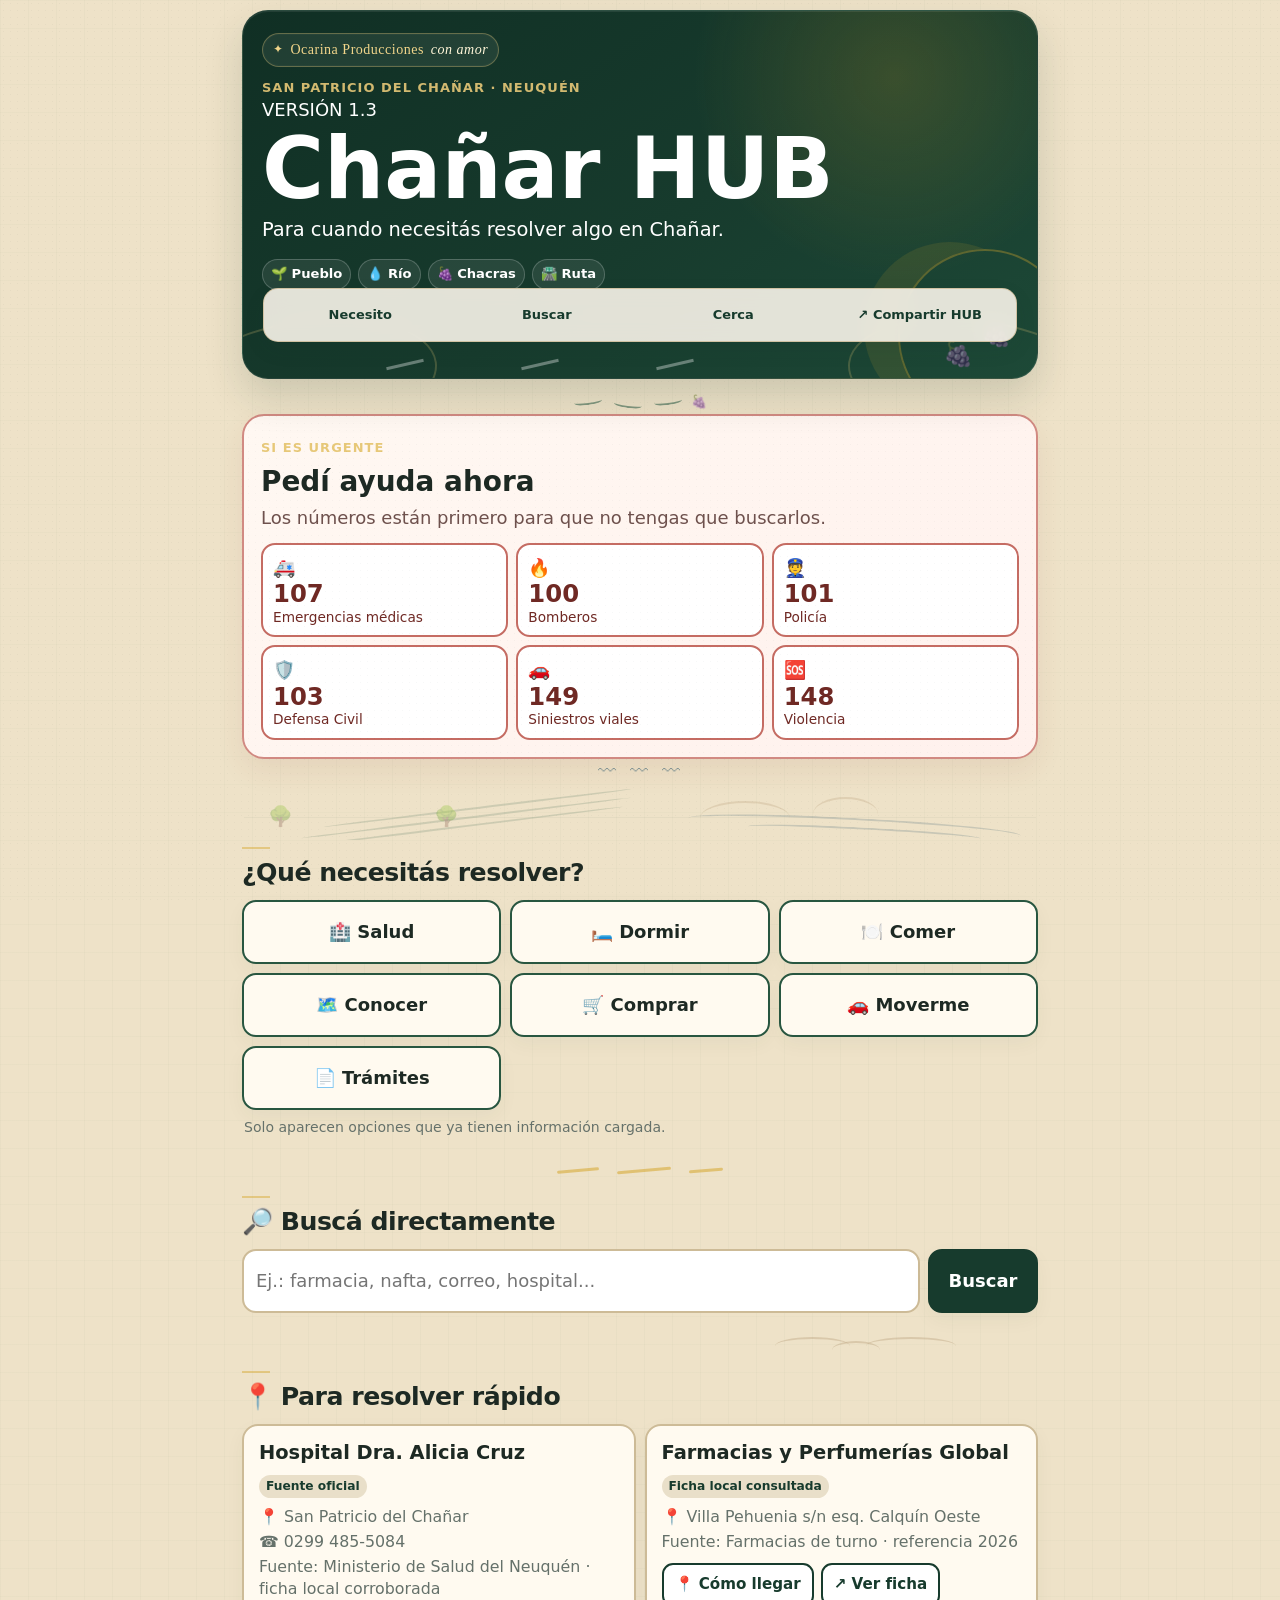
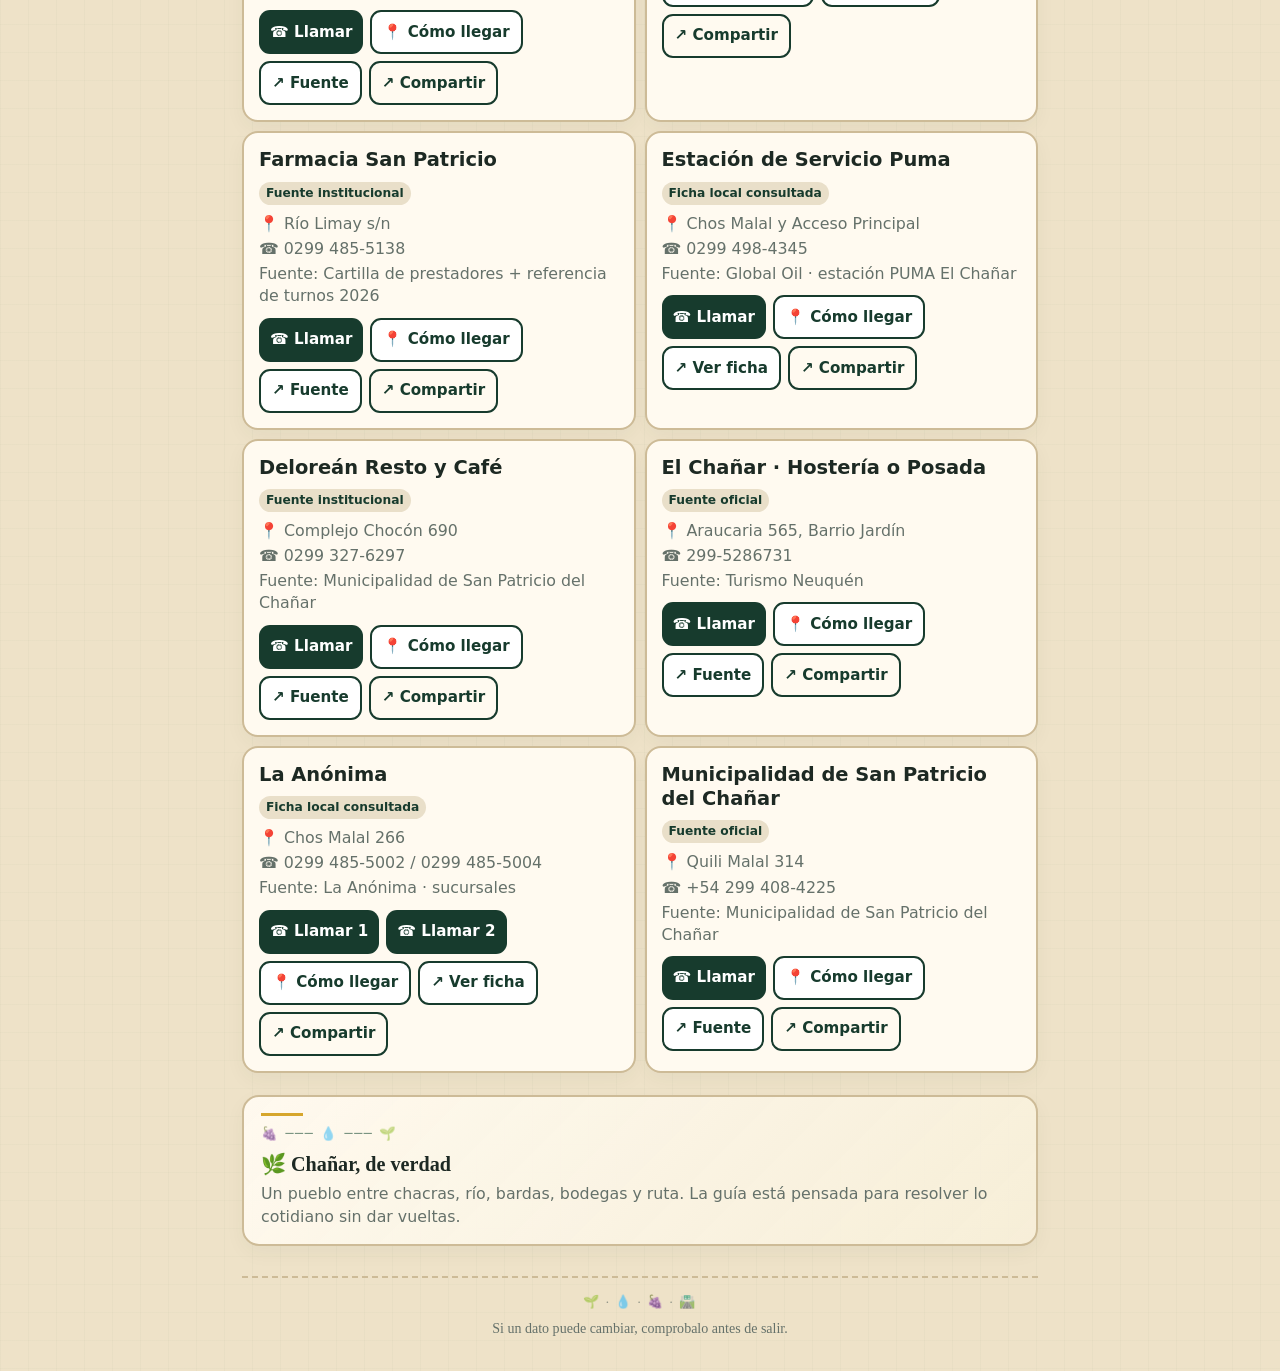
<file: index.html>
<!doctype html>
<html lang="es">
<head>
<meta charset="utf-8">
<meta name="viewport" content="width=device-width,initial-scale=1,viewport-fit=cover">
<meta name="theme-color" content="#173b2d">
<meta property="og:type" content="website">
<meta property="og:site_name" content="Chañar HUB">
<meta property="og:title" content="Chañar HUB · Guía útil de San Patricio del Chañar">
<meta property="og:description" content="Información útil para resolver rápido en San Patricio del Chañar. Salud, trámites, comer, dormir, compras y más.">
<meta property="og:url" content="https://eliasmartinezcultural-glitch.github.io/chanar-hub/">
<meta property="og:image" content="https://eliasmartinezcultural-glitch.github.io/chanar-hub/og-chanar-hub.png">
<meta property="og:image:type" content="image/png">
<meta property="og:image:width" content="1200">
<meta property="og:image:height" content="630">
<meta property="og:image:alt" content="Chañar HUB · Guía útil de San Patricio del Chañar">
<meta name="twitter:card" content="summary_large_image">
<meta name="twitter:title" content="Chañar HUB · Guía útil">
<meta name="twitter:description" content="Guía útil de San Patricio del Chañar.">
<meta name="twitter:image" content="https://eliasmartinezcultural-glitch.github.io/chanar-hub/og-chanar-hub.png">
<meta name="twitter:image:alt" content="Chañar HUB · Guía útil de San Patricio del Chañar">
<link rel="canonical" href="https://eliasmartinezcultural-glitch.github.io/chanar-hub/"><link rel="manifest" href="manifest.webmanifest"><meta name="apple-mobile-web-app-capable" content="yes"><meta name="apple-mobile-web-app-status-bar-style" content="black-translucent"><meta name="apple-mobile-web-app-title" content="Chañar HUB"><meta name="description" content="Chañar HUB: información útil para resolver rápido en San Patricio del Chañar.">
<title>Chañar HUB · Guía útil</title>
<link rel="stylesheet" href="style.css">
</head>
<body>
<div class="offline-bar" id="offlineBar" role="status">Sin conexión · usando la información guardada</div>
<main class="app">
<header class="hero">
  <div class="brand-signature">Ocarina Producciones <span>con amor</span></div>
  <div class="eyebrow">SAN PATRICIO DEL CHAÑAR · NEUQUÉN</div><div class="version-mark">VERSIÓN 1.3</div>
  <h1>Chañar HUB</h1>
  <p>Para cuando necesitás resolver algo en Chañar.</p><div class="local-strip"><span>🌱 Pueblo</span><span>💧 Río</span><span>🍇 Chacras</span><span>🛣️ Ruta</span></div><nav class="mobile-nav" aria-label="Accesos rápidos"><a href="#need-title">Necesito</a><a href="#search-title">Buscar</a><a href="#quick-title">Cerca</a><button type="button" id="shareHub">↗ Compartir HUB</button></nav>
  <div class="local-landscape" aria-hidden="true">
    <span class="hill hill-a"></span><span class="hill hill-b"></span>
    <span class="vine vine-1">🍇</span><span class="vine vine-2">🍇</span>
    <span class="road-mark road-1"></span><span class="road-mark road-2"></span><span class="road-mark road-3"></span>
  </div>
</header>
<div class="cha-strip strip-vine" aria-hidden="true"><i></i><i></i><i></i><span>🍇</span></div>

<section class="emergency" aria-labelledby="emergency-title">
  <div>
    <span class="eyebrow">SI ES URGENTE</span>
    <h2 id="emergency-title">Pedí ayuda ahora</h2>
    <p>Los números están primero para que no tengas que buscarlos.</p>
  </div>
  <div class="em-grid">
    <a href="tel:107" aria-label="Llamar al 107, emergencias médicas">🚑 <b>107</b><small>Emergencias médicas</small></a>
    <a href="tel:100" aria-label="Llamar al 100, bomberos">🔥 <b>100</b><small>Bomberos</small></a>
    <a href="tel:101" aria-label="Llamar al 101, policía">👮 <b>101</b><small>Policía</small></a>
    <a href="tel:103" aria-label="Llamar al 103, Defensa Civil">🛡️ <b>103</b><small>Defensa Civil</small></a>
    <a href="tel:149" aria-label="Llamar al 149, siniestros viales">🚗 <b>149</b><small>Siniestros viales</small></a>
    <a href="tel:148" aria-label="Llamar al 148, asistencia en violencia">🆘 <b>148</b><small>Violencia</small></a>
  </div>
</section>
<div class="cha-strip strip-river" aria-hidden="true"><span>〰</span><span>〰</span><span>〰</span></div>

<div class="local-scene" aria-hidden="true">
  <span class="row row-1"></span><span class="row row-2"></span><span class="row row-3"></span>
  <span class="water"></span><span class="barda barda-1"></span><span class="barda barda-2"></span>
  <span class="tiny-tree tree-1">🌳</span><span class="tiny-tree tree-2">🌳</span>
</div>

<section class="section" aria-labelledby="need-title">
<h2 id="need-title">¿Qué necesitás resolver?</h2>
<div class="actions">
  <button type="button" data-filter="salud">🏥 Salud</button>
  <button type="button" data-filter="dormir">🛏️ Dormir</button>
  <button type="button" data-filter="comer">🍽️ Comer</button>
  <button type="button" data-filter="visitar">🗺️ Conocer</button>
  <button type="button" data-filter="comprar">🛒 Comprar</button>
  <button type="button" data-filter="moverme">🚗 Moverme</button>
  <button type="button" data-filter="tramites">📄 Trámites</button>
</div>
<p class="hint">Solo aparecen opciones que ya tienen información cargada.</p>
</section>
<div class="cha-strip strip-road" aria-hidden="true"><span></span><span></span><span></span></div>

<section class="section" aria-labelledby="search-title">
<h2 id="search-title">🔎 Buscá directamente</h2>
<form class="search" id="searchForm">
  <input id="q" name="q" type="search" placeholder="Ej.: farmacia, nafta, correo, hospital..." autocomplete="off" enterkeyhint="search" aria-label="Buscar información">
  <button type="submit" id="go">Buscar</button>
</form>
<div id="results" aria-live="polite"></div>
</section>
<div class="cha-strip strip-barda" aria-hidden="true"><span></span><span></span><span></span></div>

<section class="section" aria-labelledby="quick-title">
<h2 id="quick-title">📍 Para resolver rápido</h2>
<div class="cards" id="quick"></div>
</section>

<section class="local-note" aria-label="Identidad local"><div class="note-marks" aria-hidden="true">🍇 ─── 💧 ─── 🌱</div><strong>🌿 Chañar, de verdad</strong><p>Un pueblo entre chacras, río, bardas, bodegas y ruta. La guía está pensada para resolver lo cotidiano sin dar vueltas.</p></section>

<button class="top-button" id="topButton" type="button" aria-label="Volver arriba">↑</button>
<footer><span>Si un dato puede cambiar, comprobalo antes de salir.</span></footer>
</main>
<script src="app.js"></script>
<script>if("serviceWorker" in navigator) navigator.serviceWorker.register("sw.js");</script>
</body>
</html>
</file>
<file: style.css>
:root{--green:#173b2d;--green2:#285640;--paper:#fffaf0;--cream:#eee2c8;--ink:#1d2923;--muted:#65716a;--line:#cdbb97;--red:#9d3029;--blue:#345c70;--sun:#d6a62c}
*{box-sizing:border-box}
html{font-size:18px;-webkit-text-size-adjust:100%}
body{margin:0;background:var(--cream);color:var(--ink);font-family:system-ui,-apple-system,"Segoe UI",sans-serif;line-height:1.4;background-image:linear-gradient(90deg,rgba(23,59,45,.025) 1px,transparent 1px),linear-gradient(rgba(23,59,45,.018) 1px,transparent 1px);background-size:28px 28px}
button,input{font:inherit}
a,button{touch-action:manipulation}
.app{width:min(100%,820px);margin:auto;padding:10px 12px calc(32px + env(safe-area-inset-bottom))}
.hero{background:radial-gradient(circle at 82% 18%,rgba(214,166,44,.18),transparent 28%),linear-gradient(145deg,#102f24 0%,#173b2d 55%,#1d4937 100%);color:white;border-radius:26px;padding:22px 19px 26px;margin-bottom:12px;position:relative;overflow:hidden;box-shadow:0 18px 38px rgba(23,59,45,.16),inset 0 1px 0 rgba(255,255,255,.08);border:1px solid rgba(255,255,255,.09)}.hero:after{content:"";position:absolute;right:-35px;bottom:-45px;width:170px;height:170px;border:2px solid rgba(214,166,44,.35);border-radius:50%;box-shadow:-35px -8px 0 -1px rgba(214,166,44,.12)}
.eyebrow{font-size:.72rem;font-weight:900;letter-spacing:.08em;color:#e7c878}
.brand-signature{display:inline-flex;align-items:center;gap:7px;margin-bottom:12px;padding:6px 10px;border:1px solid rgba(231,200,120,.34);border-radius:999px;background:rgba(255,250,240,.07);font-family:Georgia,serif;font-size:.78rem;letter-spacing:.035em;color:#f1d58a;box-shadow:inset 0 0 0 1px rgba(255,255,255,.025)}.brand-signature:before{content:"✦";font-size:.65rem}.brand-signature span{font-style:italic;color:#fff6d8}.hero h1{font-size:clamp(2.35rem,12vw,4.7rem);line-height:.9;margin:9px 0}
.hero p{margin:0;font-size:1.08rem}.local-strip{display:flex;flex-wrap:wrap;gap:7px;margin-top:16px}.local-strip span{font-size:.73rem;font-weight:800;padding:5px 8px;border:1px solid rgba(255,255,255,.2);border-radius:999px;background:rgba(255,255,255,.08)}
.emergency{background:linear-gradient(145deg,#fff8f2,#fff1ed);border:2px solid #d18a82;border-radius:22px;padding:17px;box-shadow:0 12px 28px rgba(130,45,35,.08)}
.emergency h2{margin:4px 0;font-size:1.55rem}
.emergency p{margin:4px 0 13px;color:#6e514d}
.em-grid{display:grid;grid-template-columns:repeat(3,1fr);gap:8px}
.em-grid a{min-height:84px;padding:10px;background:white;border:2px solid #c56c63;border-radius:14px;text-decoration:none;color:#6f2924;display:flex;flex-direction:column;justify-content:center;gap:1px}
.em-grid b{font-size:1.35rem;line-height:1.1}
.em-grid small{font-size:.76rem;line-height:1.2}
.section{margin:22px 0}.section h2{letter-spacing:-.02em}.actions button,.search button,.card,.local-note{box-shadow:0 7px 20px rgba(23,59,45,.045)}.local-note{margin:22px 0;padding:16px 17px;border:2px solid var(--line);border-radius:17px;background:rgba(255,250,240,.82);position:relative}.local-note:before{content:"";display:block;width:42px;height:3px;background:var(--sun);margin-bottom:9px}.local-note strong{font-size:1.02rem}.local-note p{margin:5px 0 0;color:var(--muted);font-size:.88rem}
.section h2{font-size:1.4rem;margin:0 0 10px}
.actions{display:grid;grid-template-columns:repeat(3,1fr);gap:9px}
.actions button,.search button{border:2px solid var(--green2);background:var(--paper);color:var(--ink);border-radius:14px;padding:13px 10px;min-height:64px;font:inherit;font-weight:850;cursor:pointer}
.actions button:active,.search button:active,.card a:active,.em-grid a:active{transform:translateY(1px)}
.search{display:flex;gap:8px}
.search input{flex:1;min-width:0;min-height:52px;border:2px solid var(--line);border-radius:14px;padding:12px;background:white;color:var(--ink)}
.search input:focus,.actions button:focus-visible,.search button:focus-visible,.card a:focus-visible,.em-grid a:focus-visible{outline:3px solid #d19d27;outline-offset:2px}
.search button{background:var(--green);color:white;border-color:var(--green);min-width:110px}
.hint{margin:8px 2px 0;color:var(--muted);font-size:.78rem}
#results{margin-top:10px}
.cards{display:grid;grid-template-columns:1fr 1fr;gap:9px}
.card{background:var(--paper);border:2px solid var(--line);border-radius:16px;padding:15px}
.card h3{margin:0 0 5px;font-size:1.08rem;line-height:1.25}
.card p{margin:3px 0;color:var(--muted);font-size:.88rem}
.card .buttons{display:flex;gap:7px;flex-wrap:wrap;margin-top:10px}
.card .share{display:inline-flex;align-items:center;justify-content:center;min-height:44px;padding:8px 11px;border-radius:11px;background:var(--paper);color:var(--green);border:2px solid var(--green);font-weight:800;font-size:.84rem;cursor:pointer}
.card .badge{display:inline-block;margin:2px 0 5px;padding:3px 7px;border-radius:999px;background:#e9dfc9;color:var(--green);font-size:.68rem;font-weight:850}
.card .share:focus-visible{outline:3px solid #d19d27;outline-offset:2px}
.card a{display:inline-flex;align-items:center;justify-content:center;min-height:44px;padding:8px 11px;border-radius:11px;background:var(--green);color:white;text-decoration:none;font-weight:800;font-size:.84rem}
.card a.secondary{background:white;color:var(--green);border:2px solid var(--green)}
.empty{padding:14px;border:2px dashed var(--line);border-radius:14px;background:var(--paper);color:var(--muted)}
footer{margin-top:30px;border-top:2px dashed var(--line);padding-top:15px;color:var(--muted);font-size:.78rem;text-align:center}
footer span{display:block;margin-top:4px}
@media(max-width:620px){
  .app{padding:8px 9px calc(28px + env(safe-area-inset-bottom))}
  .em-grid{grid-template-columns:repeat(2,1fr)}
  .actions{grid-template-columns:1fr 1fr}
  .cards{grid-template-columns:1fr}
  .search{display:grid;grid-template-columns:1fr}
  .search button{width:100%}
  .hero{padding:22px 16px}
}
@media(max-width:380px){
  html{font-size:17px}
  .actions{grid-template-columns:1fr}
  .em-grid a{min-height:76px}
}

/* Identidad visual local: chacras, río, bardas y ruta. Decoración liviana, sin imágenes externas. */
.hero{isolation:isolate}
.local-landscape{position:absolute;inset:auto 0 0 0;height:82px;pointer-events:none;z-index:-1;overflow:hidden}
.hill{position:absolute;bottom:-62px;width:260px;height:120px;border:2px solid rgba(231,200,120,.22);border-radius:50%}
.hill-a{left:-65px;transform:rotate(-8deg)}
.hill-b{right:-70px;transform:rotate(8deg)}
.vine{position:absolute;font-size:1.35rem;opacity:.5;filter:saturate(.8)}
.vine-1{right:26px;bottom:27px}.vine-2{right:64px;bottom:7px}
.road-mark{position:absolute;width:38px;height:3px;background:rgba(255,255,255,.35);transform:rotate(-13deg);bottom:12px}
.road-1{left:18%}.road-2{left:35%}.road-3{left:52%}
.local-divider{display:flex;align-items:center;gap:8px;margin:5px 7px 2px;color:var(--green2);opacity:.72;font-size:.78rem}
.local-divider i{height:1px;flex:1;background:linear-gradient(90deg,transparent,var(--line),transparent)}
.local-scene{height:54px;margin:3px 2px -7px;position:relative;overflow:hidden;border-radius:14px;opacity:.72}
.local-scene:after{content:"";position:absolute;inset:0;background:linear-gradient(180deg,transparent 58%,rgba(23,59,45,.055) 58%,rgba(23,59,45,.055) 60%,transparent 60%)}
.row{position:absolute;height:2px;background:var(--green2);opacity:.22;transform:rotate(-7deg);border-radius:50%}
.row-1{width:44%;left:4%;bottom:11px}.row-2{width:42%;left:7%;bottom:21px}.row-3{width:39%;left:10%;bottom:31px}
.water{position:absolute;right:2%;bottom:4px;width:42%;height:18px;border-top:2px solid var(--blue);border-radius:50%;transform:rotate(3deg);opacity:.28}
.water:after{content:"";position:absolute;left:18%;top:7px;width:70%;height:8px;border-top:2px solid var(--blue);border-radius:50%}
.barda{position:absolute;bottom:5px;width:90px;height:34px;border-top:2px solid #9b7b52;border-radius:50%;opacity:.25}
.barda-1{right:31%}.barda-2{right:20%;bottom:9px;width:65px}
.tiny-tree{position:absolute;font-size:1.1rem;opacity:.42;bottom:9px}.tree-1{left:3%}.tree-2{left:24%}
.local-note{overflow:hidden}.local-note .note-marks{font-size:.74rem;letter-spacing:.12em;color:var(--green2);opacity:.62;margin-bottom:7px}
footer:before{content:"🌱  ·  💧  ·  🍇  ·  🛣️";display:block;margin-bottom:8px;font-size:.72rem;letter-spacing:.12em;opacity:.7}
@media(max-width:620px){.local-scene{height:46px}.local-landscape{height:72px}.vine{font-size:1.15rem}.local-divider{margin-left:3px;margin-right:3px}}

/* Capa de belleza editorial Ocarina: cálida, artesanal y local, sin sacrificar velocidad. */
body:before{content:"";position:fixed;inset:0;pointer-events:none;opacity:.18;background-image:radial-gradient(rgba(23,59,45,.18) .6px,transparent .6px);background-size:7px 7px;mix-blend-mode:multiply}.hero p{max-width:520px}.hero .eyebrow{opacity:.9}.card{transition:transform .18s ease,box-shadow .18s ease}.card:hover{transform:translateY(-2px);box-shadow:0 12px 28px rgba(23,59,45,.09)}.actions button{transition:transform .15s ease,background .15s ease}.actions button:hover{background:#fffdf7;transform:translateY(-1px)}.local-note{background:linear-gradient(135deg,rgba(255,250,240,.96),rgba(247,239,217,.9))}.local-note strong{font-family:Georgia,serif;font-size:1.12rem}footer{font-family:Georgia,serif}

/* LENGUAJE VISUAL CHAÑAR HUB: patrones livianos de viña, río, ruta y barda. */
.cha-strip{height:22px;margin:1px 18px 1px;display:flex;align-items:center;justify-content:center;gap:12px;opacity:.55;overflow:hidden;pointer-events:none}.cha-strip span{color:var(--green2);font-size:.72rem}.strip-vine i{width:28px;height:7px;border-bottom:2px solid var(--green2);border-radius:0 0 60% 60%;transform:rotate(-7deg)}.strip-vine i:nth-child(2){transform:rotate(7deg);margin-top:5px}.strip-vine span{margin-left:-3px}.strip-river span{font-family:Georgia,serif;font-size:1rem;color:var(--blue);letter-spacing:.12em}.strip-road{gap:18px}.strip-road span{display:block;width:42px;height:3px;border-radius:99px;background:var(--sun);transform:rotate(-5deg)}.strip-road span:nth-child(2){width:54px}.strip-road span:nth-child(3){width:34px}.strip-barda{gap:0;justify-content:flex-end;padding-right:8%}.strip-barda span{width:75px;height:18px;border-top:2px solid #9b7b52;border-radius:50%;opacity:.45}.strip-barda span:nth-child(2){width:48px;margin-left:-18px;margin-top:8px}.strip-barda span:nth-child(3){width:90px;margin-left:-14px}.section{position:relative}.section:before{content:"";position:absolute;left:0;top:-8px;width:28px;height:2px;background:var(--sun);opacity:.45}.emergency + .cha-strip{margin-top:2px}@media(max-width:620px){.cha-strip{margin-left:8px;margin-right:8px}}

/* EXPERIENCIA MÓVIL · Chañar HUB */
body{min-height:100vh}
.offline-bar{display:none;position:fixed;z-index:50;left:8px;right:8px;top:8px;padding:8px 12px;border-radius:12px;background:#173b2d;color:#fffaf0;text-align:center;font-size:.76rem;font-weight:800;box-shadow:0 8px 22px rgba(0,0,0,.16)}
body.is-offline .offline-bar{display:block}
.mobile-nav{display:grid;grid-template-columns:repeat(4,1fr);gap:6px;margin:-2px 1px 10px;padding:6px;background:rgba(255,250,240,.88);border:1px solid rgba(205,187,151,.8);border-radius:15px;box-shadow:0 8px 22px rgba(23,59,45,.07);position:sticky;top:7px;z-index:20;backdrop-filter:blur(10px)}
.mobile-nav a,.mobile-nav button{min-height:40px;display:flex;align-items:center;justify-content:center;border:0;border-radius:10px;background:transparent;color:var(--green);text-decoration:none;font-size:.72rem;font-weight:900}
.mobile-nav a:active,.mobile-nav button:active{background:#eee2c8}
.top-button{position:fixed;right:14px;bottom:18px;z-index:30;width:46px;height:46px;border:2px solid var(--green);border-radius:50%;background:var(--paper);color:var(--green);font-size:1.25rem;font-weight:900;box-shadow:0 10px 24px rgba(23,59,45,.18);display:none}
.top-button.show{display:block}
.hero{scroll-margin-top:70px}
.section,.local-note,.emergency{scroll-margin-top:72px}
@media(max-width:620px){
 .mobile-nav{top:5px}
 .mobile-nav a,.mobile-nav button{font-size:.69rem}
 .hero{border-radius:23px}
 .hero h1{font-size:clamp(2.5rem,17vw,4rem)}
 .em-grid a{border-radius:13px}
 .actions button{min-height:58px}
 .card{padding:14px;border-radius:15px}
}
@media(prefers-reduced-motion:reduce){*{scroll-behavior:auto!important;transition:none!important}.card:hover,.actions button:hover{transform:none}}


/* CONSOLIDACIÓN FINAL · ajustes ópticos mínimos */
@media(max-width:620px){
  .hero p{font-size:1rem}
  .local-strip{gap:5px}
  .local-strip span{font-size:.68rem}
  .mobile-nav{margin-top:0}
}
@media(max-width:380px){
  .mobile-nav{grid-template-columns:repeat(4,1fr);gap:3px;padding:5px}
  .mobile-nav a,.mobile-nav button{font-size:.64rem;min-height:38px}
}
</file>
